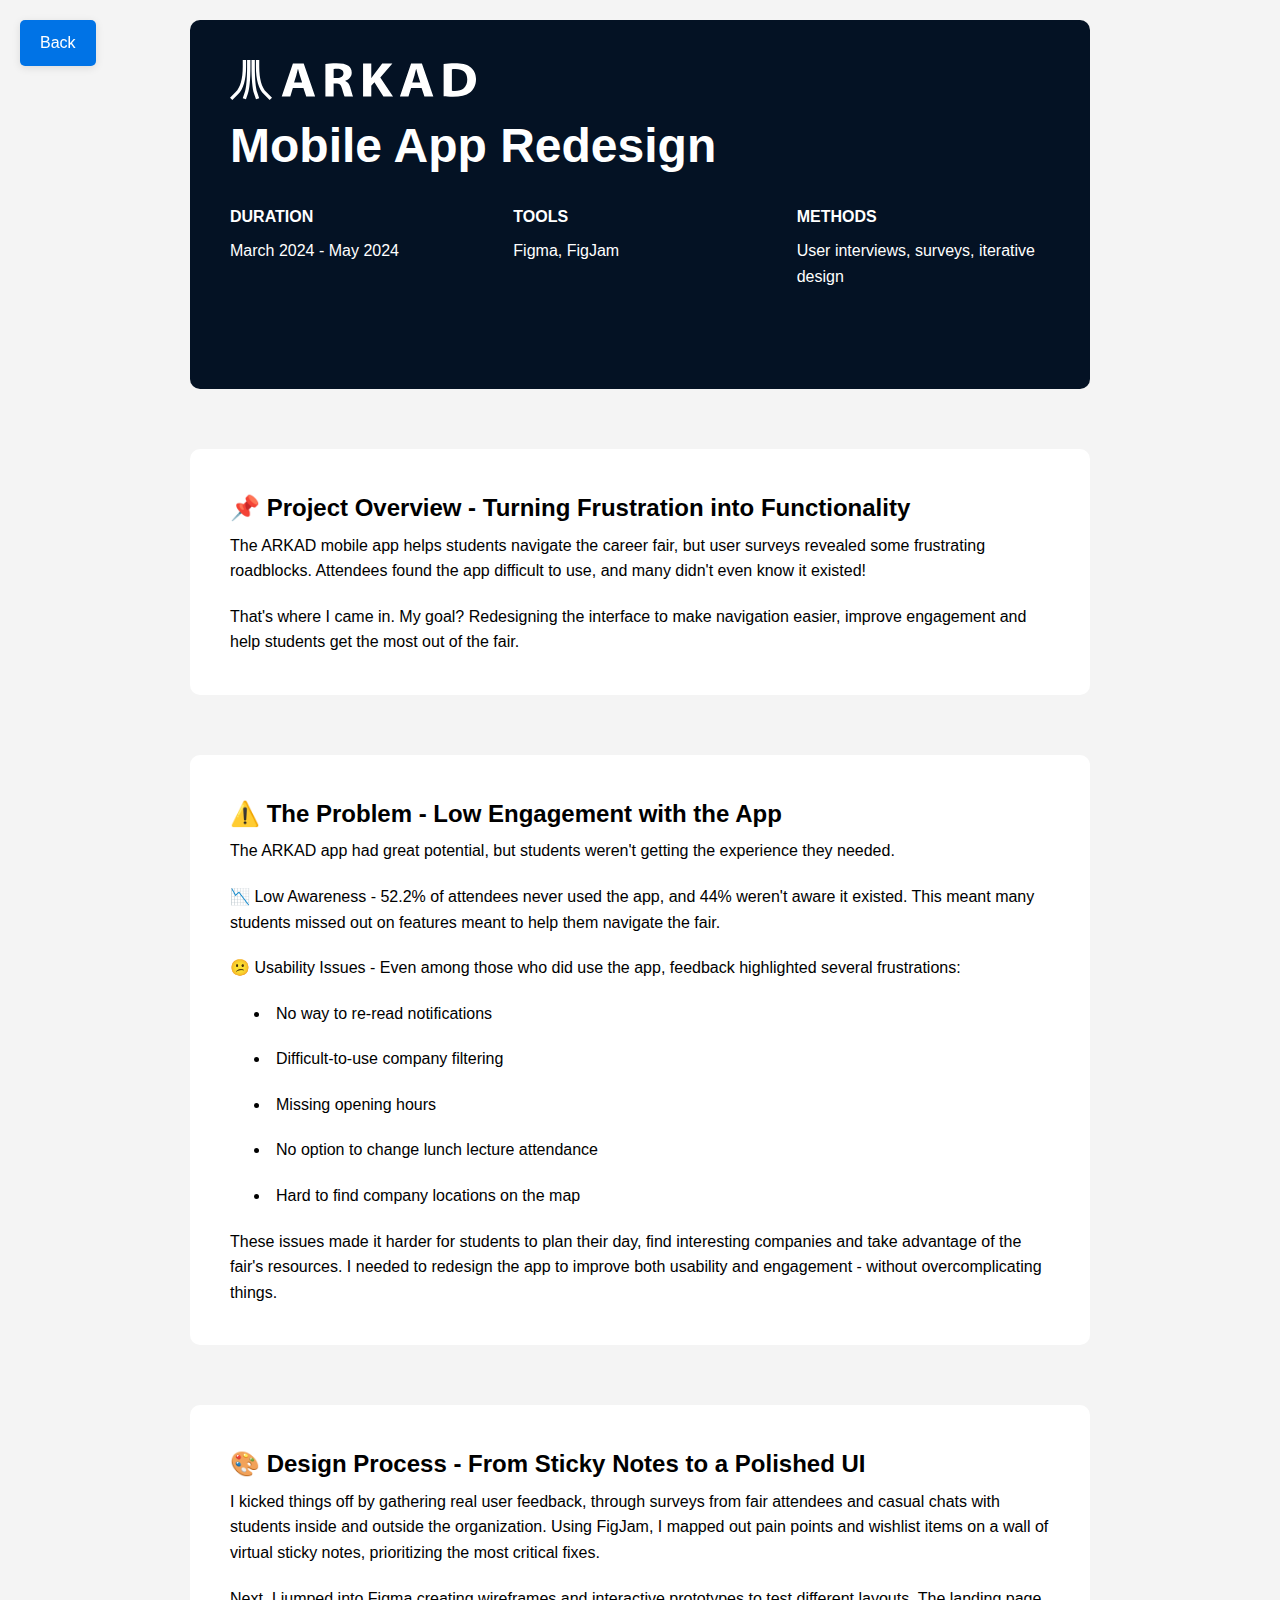
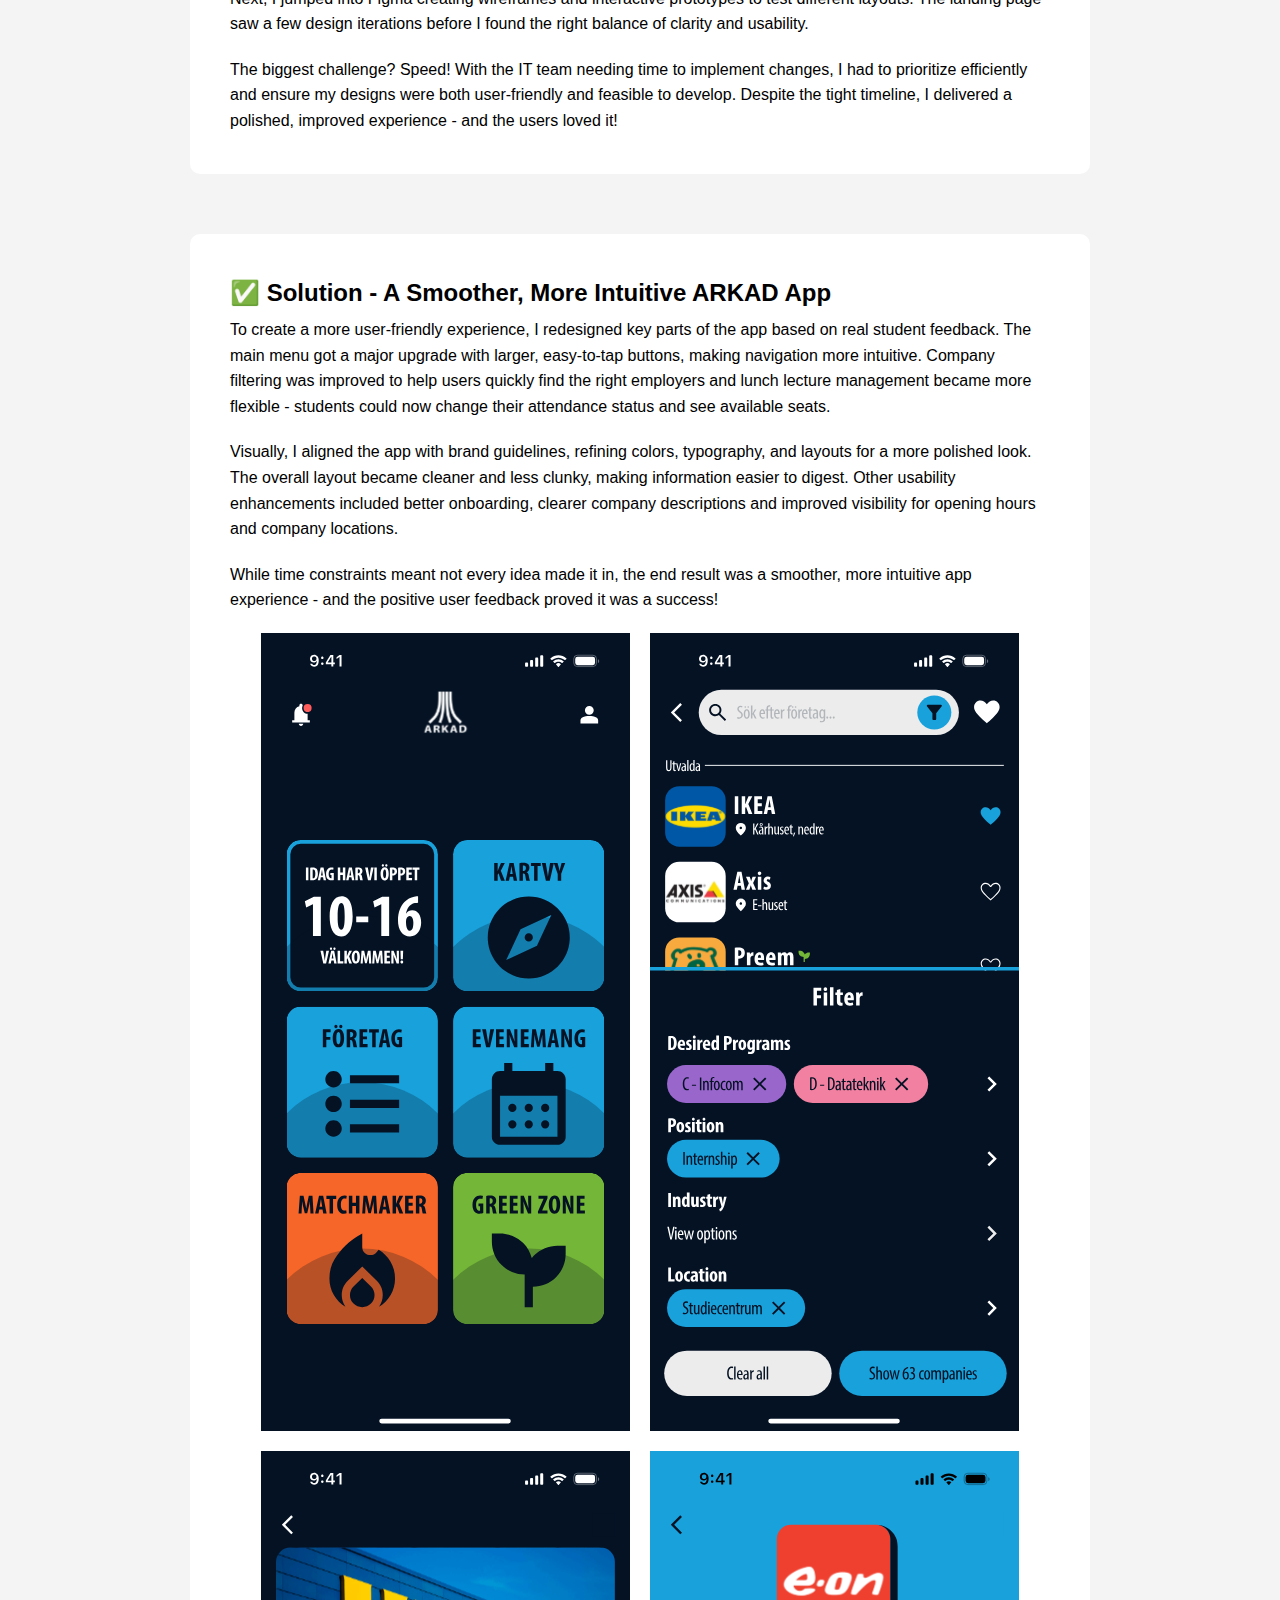
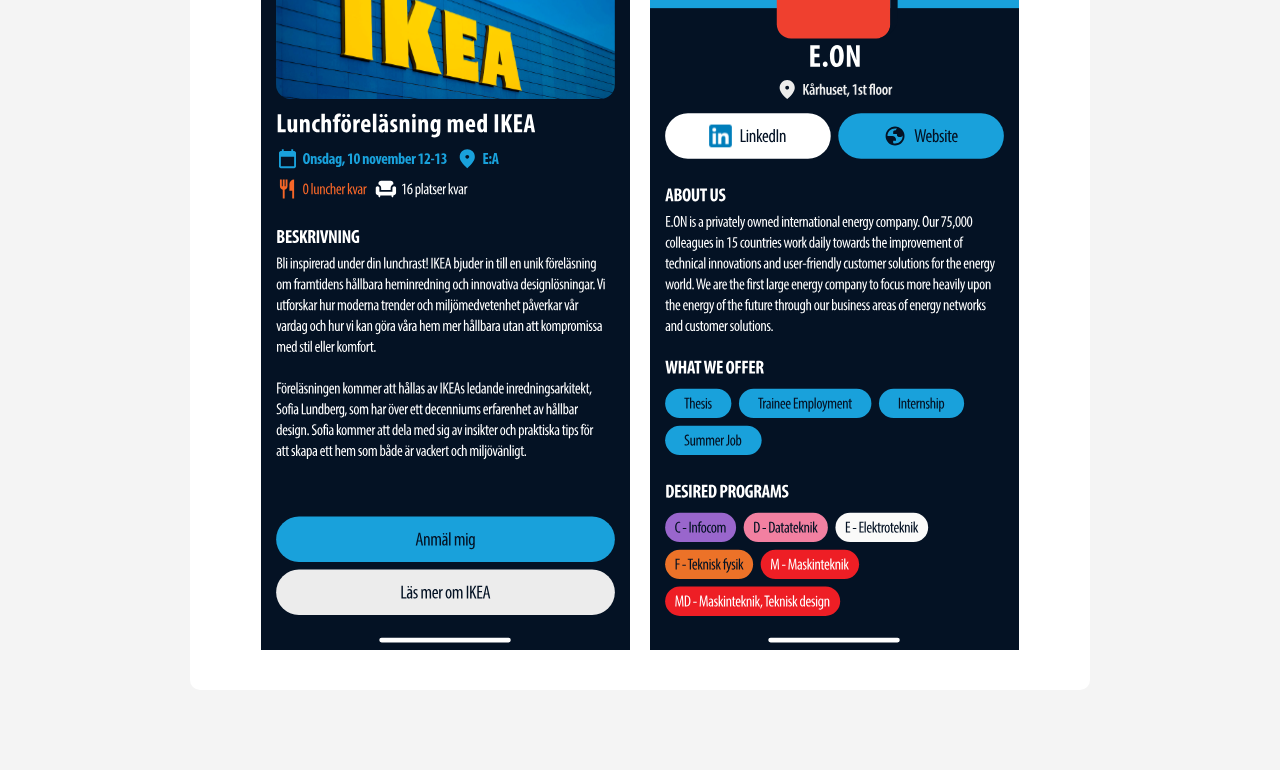
<file: projects/arkad.html>
<!DOCTYPE html>
<html lang="en">
<head>
    <meta charset="UTF-8">
    <meta name="viewport" content="width=device-width, initial-scale=1.0">
    <title>ARKAD Redesign</title>
    <link rel="stylesheet" href="project-styles.css"/>
</head>
<body>
    <a href="../index.html" class="back-btn">Back</a>
    <div class="container">
        <section class="hero" style="background: #041224;">
            <img class="hero-img" src="../assets/images/logos/logo_arkad.svg">
            <h1>Mobile App Redesign</h1>
    
            <div class="project-details">
                <div class="detail-item">
                    <h3>Duration</h3>
                    <p>March 2024 - May 2024</p>
                </div>
                <div class="detail-item">
                    <h3>Tools</h3>
                    <p>Figma, FigJam</p>
                </div>
                <div class="detail-item">
                    <h3>Methods</h3>
                    <p>User interviews, surveys, iterative design</p>
                </div>
            </div>
        </section>

        <section>
            <h2>📌 Project Overview - Turning Frustration into Functionality</h2>
            <p>The ARKAD mobile app helps students navigate the career fair, but user surveys revealed some frustrating roadblocks. Attendees found the app difficult to use, and many didn't even know it existed!</p>
            <p>That's where I came in. My goal? Redesigning the interface to make navigation easier, improve engagement and help students get the most out of the fair.</p>
        </section>

        <section>
            <h2>⚠️ The Problem - Low Engagement with the App</h2>
            <p>The ARKAD app had great potential, but students weren't getting the experience they needed.</p>
            <p>📉 Low Awareness - 52.2% of attendees never used the app, and 44% weren't aware it existed. This meant many students missed out on features meant to help them navigate the fair.</p>
            <p>😕 Usability Issues - Even among those who did use the app, feedback highlighted several frustrations:</p>
            <ul>
                <li>No way to re-read notifications</li>
                <li>Difficult-to-use company filtering</li>
                <li>Missing opening hours</li>
                <li>No option to change lunch lecture attendance</li>
                <li>Hard to find company locations on the map</li>
            </ul>
            <p>These issues made it harder for students to plan their day, find interesting companies and take advantage of the fair's resources. I needed to redesign the app to improve both usability and engagement - without overcomplicating things.</p>
        </section>
    
        <section>
            <h2>🎨 Design Process - From Sticky Notes to a Polished UI</h2>
            <p>I kicked things off by gathering real user feedback, through surveys from fair attendees and casual chats with students inside and outside the organization. Using FigJam, I mapped out pain points and wishlist items on a wall of virtual sticky notes, prioritizing the most critical fixes.</p>
            <p>Next, I jumped into Figma creating wireframes and interactive prototypes to test different layouts. The landing page saw a few design iterations before I found the right balance of clarity and usability.</p>
            <p>The biggest challenge? Speed! With the IT team needing time to implement changes, I had to prioritize efficiently and ensure my designs were both user-friendly and feasible to develop. Despite the tight timeline, I delivered a polished, improved experience - and the users loved it!</p>
        </section>

        <section>
            <h2>✅ Solution - A Smoother, More Intuitive ARKAD App</h2>
            <p>To create a more user-friendly experience, I redesigned key parts of the app based on real student feedback. The main menu got a major upgrade with larger, easy-to-tap buttons, making navigation more intuitive. Company filtering was improved to help users quickly find the right employers and lunch lecture management became more flexible - students could now change their attendance status and see available seats.</p>
            <p>Visually, I aligned the app with brand guidelines, refining colors, typography, and layouts for a more polished look. The overall layout became cleaner and less clunky, making information easier to digest. Other usability enhancements included better onboarding, clearer company descriptions and improved visibility for opening hours and company locations.</p>
            <p>While time constraints meant not every idea made it in, the end result was a smoother, more intuitive app experience - and the positive user feedback proved it was a success!</p>
            <div class="img-container">
                <img class="screenshot" src="../assets/screens/arkad-menu.svg">
                <img class="screenshot" src="../assets/screens/arkad-filter.svg">
                <img class="screenshot" src="../assets/screens/arkad-event-item.svg">
                <img class="screenshot" src="../assets/screens/arkad-company-profile.svg">
            </div>
        </section>
    </div>
</body>
</html>
</file>
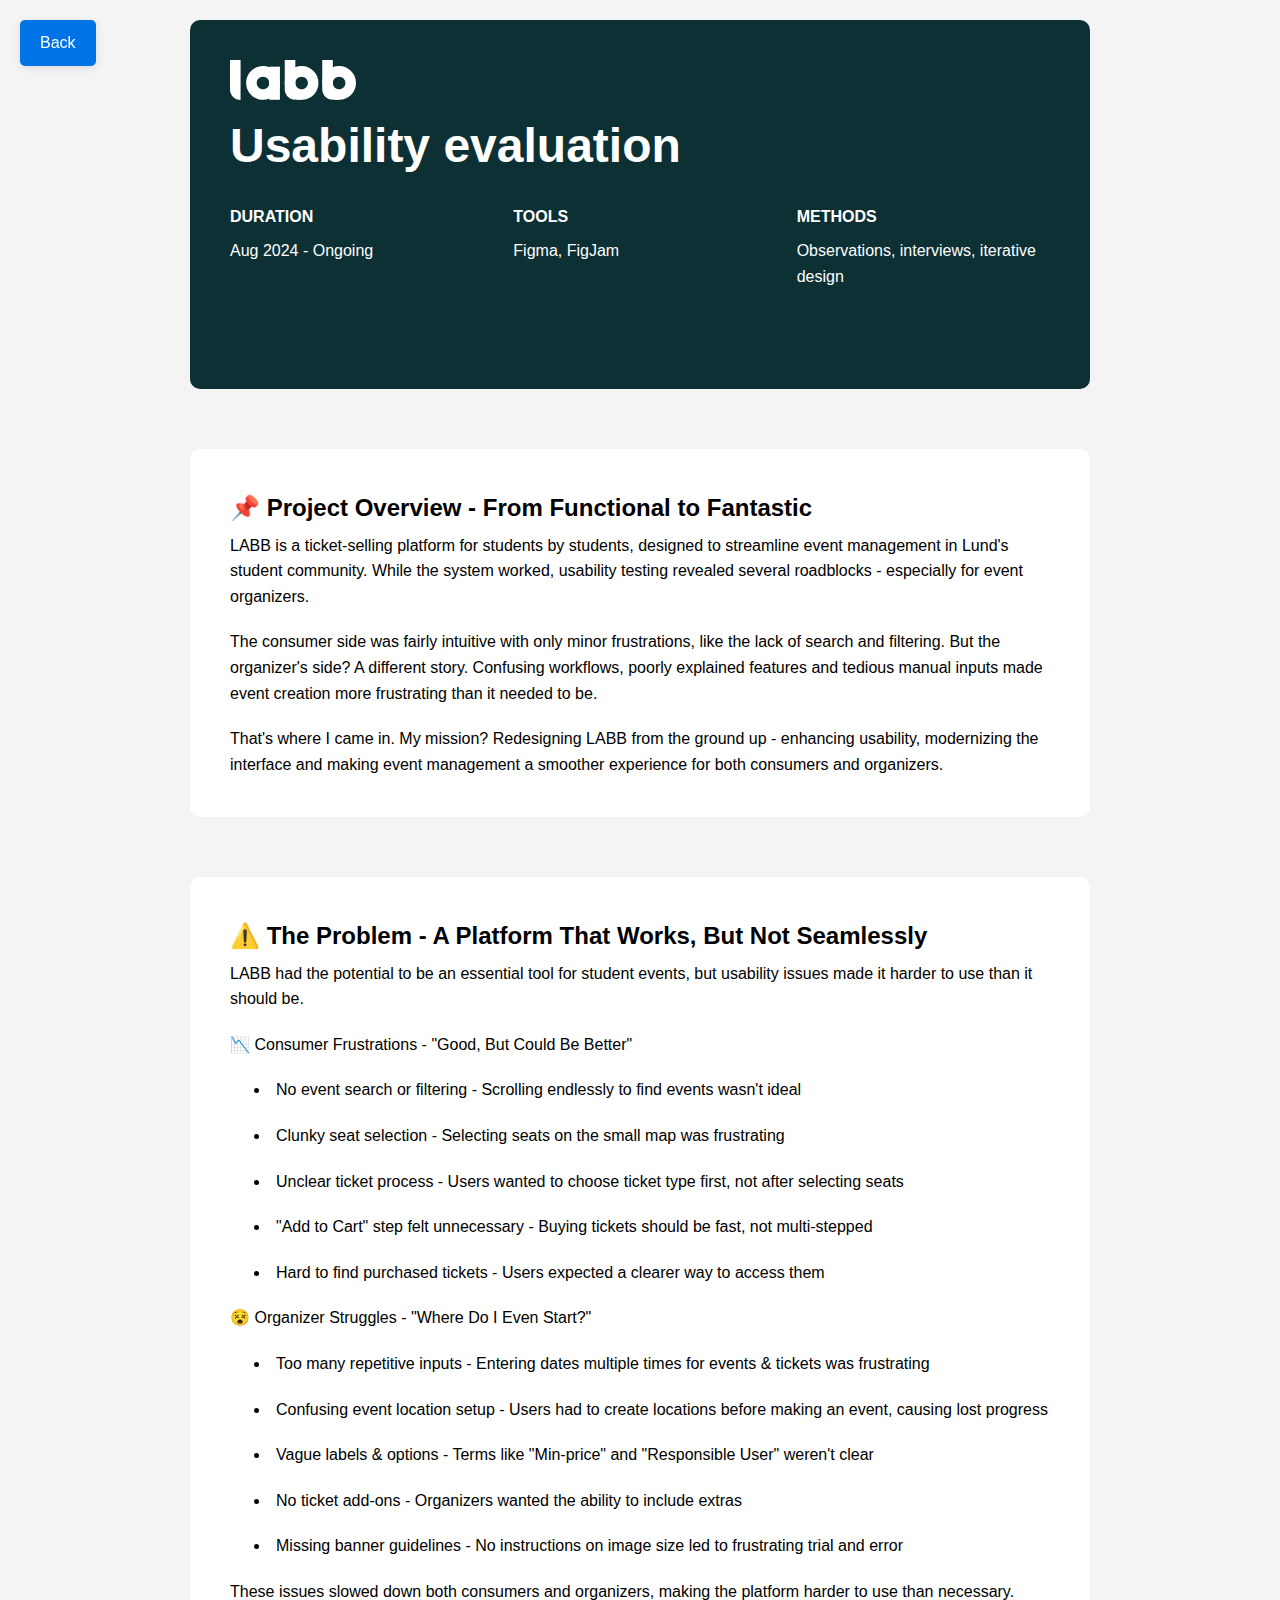
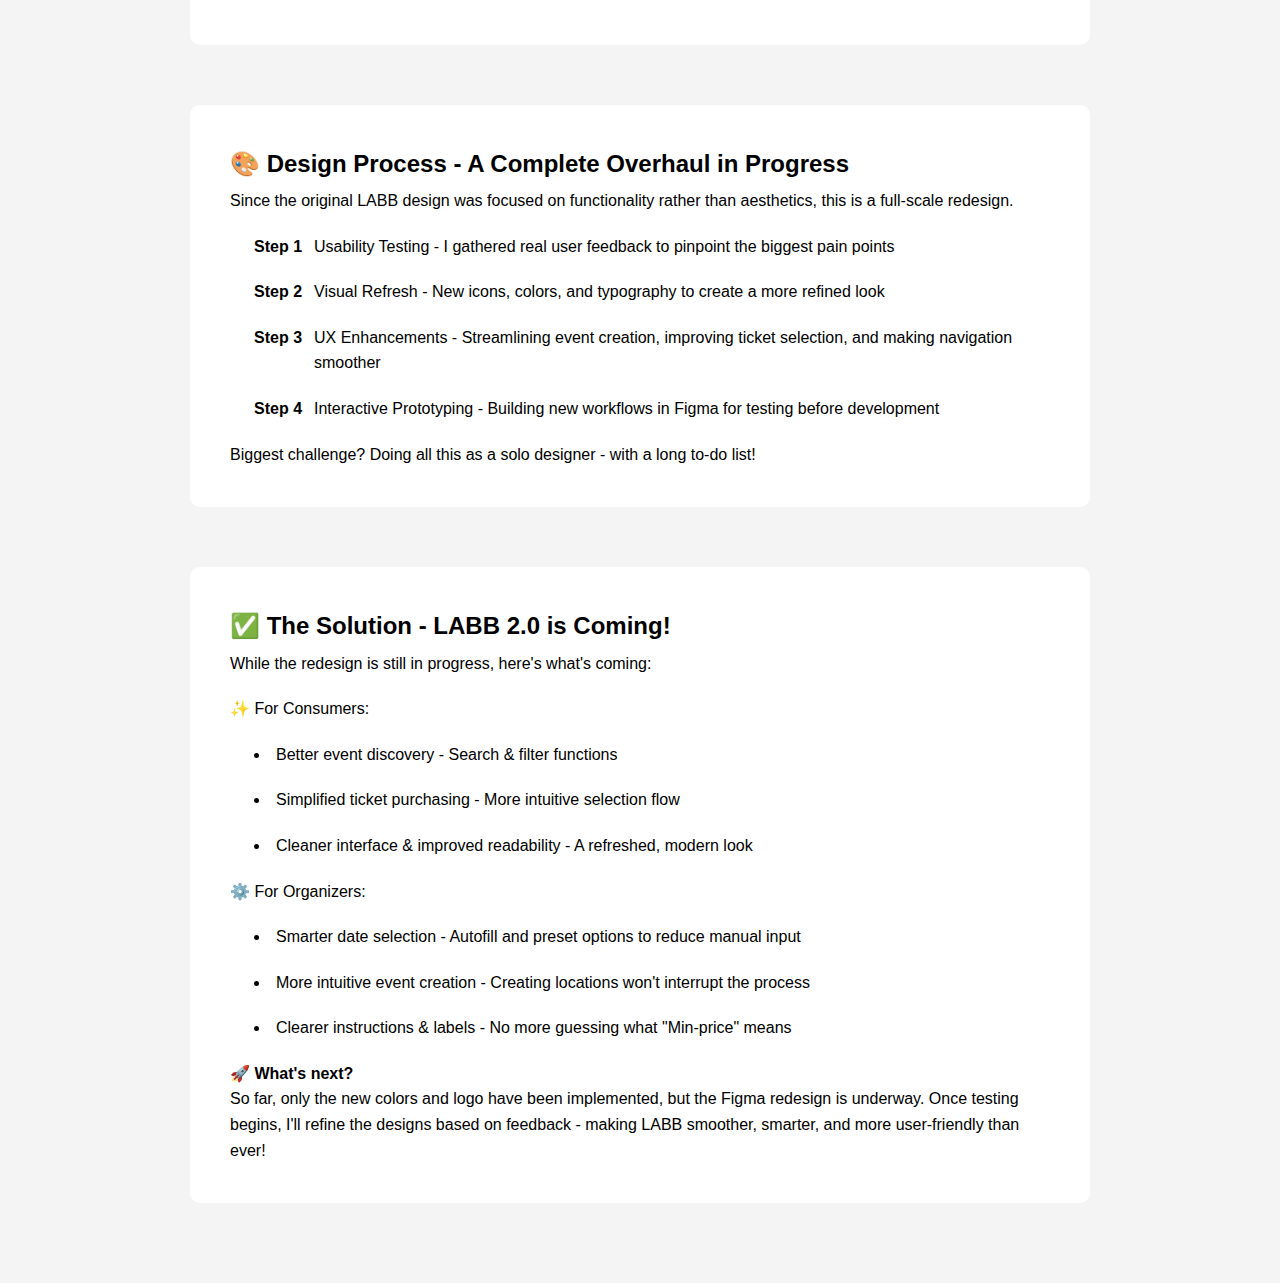
<file: projects/labb.html>
<!DOCTYPE html>
<html lang="en">
<head>
    <meta charset="UTF-8">
    <meta name="viewport" content="width=device-width, initial-scale=1.0">
    <title>LABB Redesign</title>
    <link rel="stylesheet" href="project-styles.css"/>
</head>
<body>
    <a href="../index.html" class="back-btn">Back</a>
    <div class="container">
        <section class="hero" style="background: #0C3033;">
            <img class="hero-img" src="../assets/images/logos/logo_labb.svg">
            <h1>Usability evaluation</h1>

            <div class="project-details">
                <div class="detail-item">
                    <h3>Duration</h3>
                    <p>Aug 2024 - Ongoing</p>
                </div>
                <div class="detail-item">
                    <h3>Tools</h3>
                    <p>Figma, FigJam</p>
                </div>
                <div class="detail-item">
                    <h3>Methods</h3>
                    <p>Observations, interviews, iterative design</p>
                </div>
            </div>
        </section>

        <section>
            <h2>📌 Project Overview - From Functional to Fantastic</h2>
            <p>LABB is a ticket-selling platform for students by students, designed to streamline event management in Lund's student community. While the system worked, usability testing revealed several roadblocks - especially for event organizers.</p>
            <p>The consumer side was fairly intuitive with only minor frustrations, like the lack of search and filtering. But the organizer's side? A different story. Confusing workflows, poorly explained features and tedious manual inputs made event creation more frustrating than it needed to be.</p>
            <p>That's where I came in. My mission? Redesigning LABB from the ground up - enhancing usability, modernizing the interface and making event management a smoother experience for both consumers and organizers.</p>
        </section>

        <section>
            <h2>⚠️ The Problem - A Platform That Works, But Not Seamlessly</h2>
            <p>LABB had the potential to be an essential tool for student events, but usability issues made it harder to use than it should be.</p>
            <p>📉 Consumer Frustrations - "Good, But Could Be Better"</p>
            <ul>
                <li>No event search or filtering - Scrolling endlessly to find events wasn't ideal</li>
                <li>Clunky seat selection - Selecting seats on the small map was frustrating</li>
                <li>Unclear ticket process - Users wanted to choose ticket type first, not after selecting seats</li>
                <li>"Add to Cart" step felt unnecessary - Buying tickets should be fast, not multi-stepped</li>
                <li>Hard to find purchased tickets - Users expected a clearer way to access them</li>
            </ul>
            <p>😵 Organizer Struggles - "Where Do I Even Start?"</p>
            <ul>
                <li>Too many repetitive inputs - Entering dates multiple times for events & tickets was frustrating</li>
                <li>Confusing event location setup - Users had to create locations before making an event, causing lost progress</li>
                <li>Vague labels & options - Terms like "Min-price" and "Responsible User" weren't clear</li>
                <li>No ticket add-ons - Organizers wanted the ability to include extras</li>
                <li>Missing banner guidelines - No instructions on image size led to frustrating trial and error</li>
            </ul>
            <p>These issues slowed down both consumers and organizers, making the platform harder to use than necessary.</p>
        </section>

        <section>
            <h2>🎨 Design Process - A Complete Overhaul in Progress</h2>
            <p>Since the original LABB design was focused on functionality rather than aesthetics, this is a full-scale redesign.</p>
            <ol class="custom-steps">
                <li>Usability Testing - I gathered real user feedback to pinpoint the biggest pain points</li>
                <li>Visual Refresh - New icons, colors, and typography to create a more refined look</li>
                <li>UX Enhancements - Streamlining event creation, improving ticket selection, and making navigation smoother</li>
                <li>Interactive Prototyping - Building new workflows in Figma for testing before development</li>
            </ol>
            <p>Biggest challenge? Doing all this as a solo designer - with a long to-do list!</p>
        </section>

        <section>
            <h2>✅ The Solution - LABB 2.0 is Coming!</h2>
            <p>While the redesign is still in progress, here's what's coming:</p>
            <p>✨ For Consumers:</p>
            <ul>
                <li>Better event discovery - Search & filter functions</li>
                <li>Simplified ticket purchasing - More intuitive selection flow</li>
                <li>Cleaner interface & improved readability - A refreshed, modern look</li>
            </ul>
            <p>⚙️ For Organizers:</p>
            <ul>
                <li>Smarter date selection - Autofill and preset options to reduce manual input</li>
                <li>More intuitive event creation - Creating locations won't interrupt the process</li>
                <li>Clearer instructions & labels - No more guessing what "Min-price" means</li>
            </ul>
            <p><strong>🚀 What's next?</strong> <br> So far, only the new colors and logo have been implemented, but the Figma redesign is underway. Once testing begins, I'll refine the designs based on feedback - making LABB smoother, smarter, and more user-friendly than ever!</p>
        </section>
    </div>
</body>
</html>
</file>
<file: projects/project-styles.css>
* {
    margin: 0;
    padding: 0;
    box-sizing: border-box;
}

body {
    font-family: Arial, sans-serif;
    line-height: 1.6;
    padding: 20px;
    background-color: #f4f4f4;
}

.back-btn {
    position: fixed;
    top: 20px;
    left: 20px;
    padding: 10px 20px;
    background-color: #0073e6;
    color: white;
    text-decoration: none;
    border-radius: 5px;
    box-shadow: 0 2px 8px rgba(0,0,0,0.1);
    transition: background-color 0.3s;
}

.back-btn:hover {
    background-color: #005bb5;
}

.container {
    max-width: 900px;
    margin: 0 auto;
}

section {
    background: white;
    margin-bottom: 60px;
    border-radius: 10px;
    padding: 40px;
}

.hero {
    color: white;
    padding: 40px;
    border-radius: 10px;
}

h1 {
    font-size: 48px;
    margin-bottom: 20px;
}

.project-details {
    margin: 0 auto 60px;
    display: grid;
    grid-template-columns: repeat(auto-fit, minmax(250px, 1fr));
    gap: 30px;
}

.detail-item h3 {
    font-size: 16px;
    margin-bottom: 8px;
    text-transform: uppercase;
}

.detail-item p {
    font-size: 16px;
    margin: 0;
}

section h2 {
    margin-bottom: 5px;
}

section p {
    margin-bottom: 20px;
}

section p:last-of-type {
    margin-bottom: 0;
}

section .img-container {
    display: flex;
    justify-content: center;
    gap: 20px;
    flex-wrap: wrap;
    margin-top: 20px;
}

section .screenshot {
    width: 45%;
}

section .hero-img {
    height: 40px;
}

section li {
    margin-bottom: 20px;
    padding-left: 24px;
    list-style-position: inside;
}

.custom-steps {
    counter-reset: step-counter;
    list-style: none;
    padding-left: 24px;
}

.custom-steps li {
    counter-increment: step-counter;
    position: relative;
    padding-left: 60px;
}

.custom-steps li::before {
    content: "Step " counter(step-counter);
    font-weight: bold;
    position: absolute;
    left: 0;
}

/* Mobile Responsiveness */
@media (max-width: 768px) {
    section .screenshot {
        width: 100%;
    }
}
</file>
